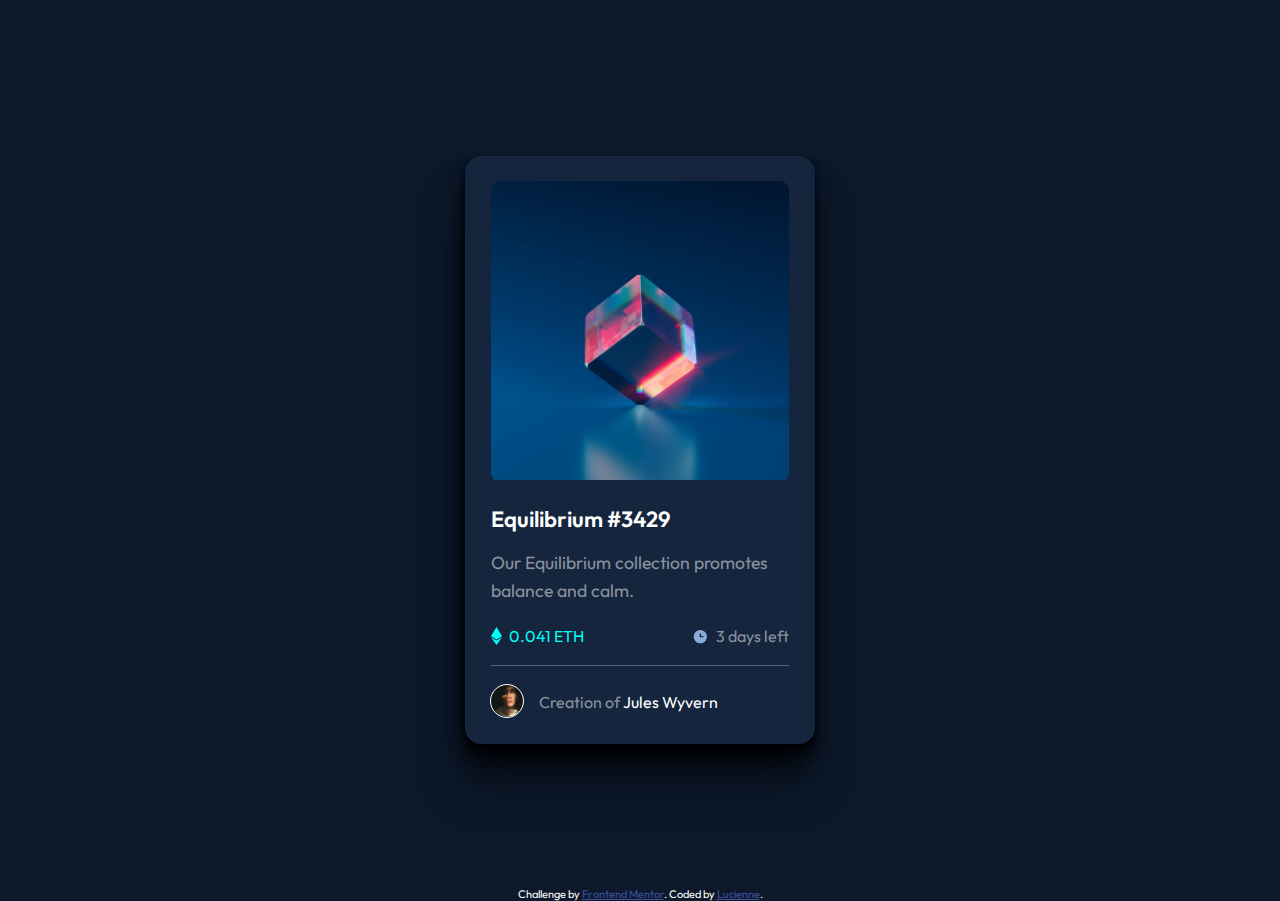
<file: nft-preview-card-component/index.html>
<!DOCTYPE html>
<html lang="en">
<head>
  <meta charset="UTF-8">
  <meta name="viewport" content="width=device-width, initial-scale=1.0"> <!-- displays site properly based on user's device -->

  <link rel="icon" type="image/png" sizes="32x32" href="./images/favicon-32x32.png">
  <link rel="stylesheet" href="./css/reset.css">
  <link rel="stylesheet" href="./css/style.css">
  <link rel="preconnect" href="https://fonts.googleapis.com">
<link rel="preconnect" href="https://fonts.gstatic.com" crossorigin>
<link href="https://fonts.googleapis.com/css2?family=Outfit:wght@100..900&display=swap" rel="stylesheet">
  <title>Frontend Mentor | NFT preview card component</title>

  <!-- Feel free to remove these styles or customise in your own stylesheet 👍 -->
  <style>
    .attribution { font-size: 11px; text-align: center; }
    .attribution a { color: hsl(228, 45%, 44%); }
  </style>
</head>
<body>

  <article class="card">
    <figure class="card__media">
      <div tabindex="0" class="card__image-wrapper">
        <img class="card__image" src="./images/image-equilibrium.jpg" alt="Equilibrium #3429" width="604" height="604">
        <div class="card__overlay">
          <img class="card__icon--view" aria-hidden="true" src="./images/icon-view.svg" alt="view icon" width="48" height="48">
        </div>
      </div>
      <figcaption class="card__caption">
        <a class="card__link" href="#">Equilibrium #3429</a></figcaption>
    </figure>
    <p class="card__intro">Our Equilibrium collection promotes balance and calm.</p>
    <div class="card__info">
      <div class="card__price">
        <img class="card__icon--ethereum" aria-hidden="true" src="./images/icon-ethereum.svg" alt="ethereum icon" width="11" height="18">
        0.041 ETH
      </div>
      <div class="card__date">
        <img class="card__icon--clock" aria-hidden="true" src="./images/icon-clock.svg" alt="clock icon" width="17" height="17">
        3 days left
      </div>
    </div>
    <hr class="card__separator">
    <footer class="card__footer">
      <div class="card__avatar">
        <img class="card__image" src="./images/image-avatar.png" alt="Jules Wyvern avatar" width="132" height="132">
      </div>
      <div class="card__creator">Creation of <a class="card__link" href="#">Jules Wyvern</a></div>
    </footer>
  </article>
  

  
  <div class="attribution">
    Challenge by <a href="https://www.frontendmentor.io?ref=challenge" target="_blank">Frontend Mentor</a>. 
    Coded by <a href="https://github.com/LucienneHuang/frontend-mentor-challenges">Lucienne</a>.
  </div>
</body>
</html>
</file>
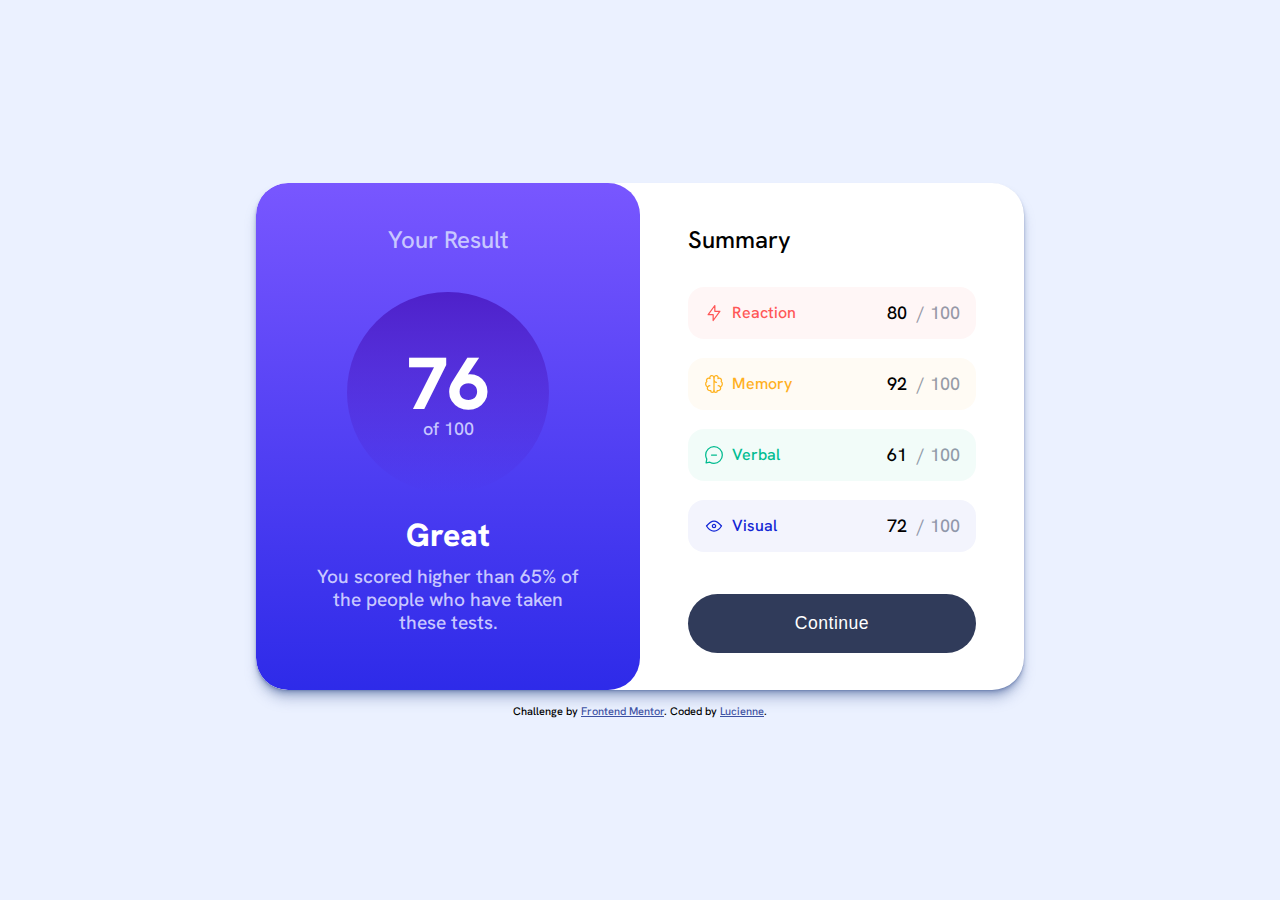
<file: results-summary-component/index.html>
<!DOCTYPE html>
<html lang="en">
<head>
  <meta charset="UTF-8">
  <meta name="viewport" content="width=device-width, initial-scale=1.0"> <!-- displays site properly based on user's device -->

  <link rel="icon" type="image/png" sizes="32x32" href="./assets/images/favicon-32x32.png">
  <link rel="stylesheet" href="./assets/css/reset.css">

  <link rel="stylesheet" href="./assets/css/style.css">
  <title>Frontend Mentor | Results summary component</title>

  <!-- Feel free to remove these styles or customise in your own stylesheet 👍 -->
  <style>
    .attribution { font-size: 11px; text-align: center; }
    .attribution a { color: hsl(228, 45%, 44%); }
  </style>
</head>
<body>
  <main>
    <article class="score-card">
      <section class="score-card__result">
        <h2 class="score-card__result-title">Your Result</h2>
        <div class="score-card__score">
          <div class="score-card__score-num"></div>
          <div class="score-card__score-total">of 100</div>
        </div>
        <div class="score-card__label">Great</div>
        <p class="score-card__desc">You scored higher than 65% of the people who have taken these tests.</p>
      </section>
      <section class="score-card__summary">
        <h2 class="score-card__summary-title">Summary</h2>
        <ul class="score-card__list">
          <!-- reaction -->
          <li class="score-card__item">
            <div class="score-card__item-meta">
              <img src="" alt="" class="score-card__icon">
              <span class="score-card__label"></span>
            </div>
            <div class="score-card__item-value">
              <span class="score-card__score-num"></span>
              <span class="score-card__score-total">&nbsp;&nbsp;/ 100</span>
            </div>
          </li>
          <!-- memory -->
          <li class="score-card__item">
            <div class="score-card__item-meta">
              <img src="" alt="" class="score-card__icon">
              <span class="score-card__label"></span>
            </div>
            <div class="score-card__item-value">
              <span class="score-card__score-num"></span>
              <span class="score-card__score-total">&nbsp;&nbsp;/ 100</span>
            </div>
          </li>
          <!-- verbal -->
          <li class="score-card__item">
            <div class="score-card__item-meta">
              <img src="" alt="" class="score-card__icon">
              <span class="score-card__label"></span>
            </div>
            <div class="score-card__item-value">
              <span class="score-card__score-num"></span>
              <span class="score-card__score-total">&nbsp;&nbsp;/ 100</span>
             </div>
          </li>
          <!-- visual -->
          <li class="score-card__item">
            <div class="score-card__item-meta">
              <img src="" alt="" class="score-card__icon">
              <span class="score-card__label"></span>
            </div>
            <div class="score-card__item-value">
              <span class="score-card__score-num"></span>
              <span class="score-card__score-total">&nbsp;&nbsp;/ 100</span>
            </div>
          </li>
        </ul>
        <button class="score-card__cta">Continue</button>
      </section>
    </article>
    <footer>
      <div class="attribution">
        Challenge by <a href="https://www.frontendmentor.io?ref=challenge" target="_blank">Frontend Mentor</a>. 
        Coded by <a href="https://www.frontendmentor.io/profile/LucienneHuang">Lucienne</a>.
      </div>
    </footer> 
  </main>
  <script>
    const renderData = async () => {
      try {
        const res = await fetch('./data.json')
        if(!res.ok) throw new Error('Network Response Error')
        const data = await res.json()
        const scoreItemEls = document.querySelectorAll('.score-card__item')
        scoreItemEls.forEach((element, index) => {
          const target = data[index]
          if(!target) return
          const iconEl = element.querySelector('.score-card__icon')
          iconEl.src = target.icon
          const categoryEl = element.querySelector('.score-card__label')
          categoryEl.innerText = target.category
          const scoreEl = element.querySelector('.score-card__score-num')
          scoreEl.innerText = target.score
        })
        const total = data.reduce((acc, current) => acc + current.score, 0)
        const avg = Math.round(total / data.length)
        const avgScoreEl = document.querySelector('.score-card__score .score-card__score-num')
        avgScoreEl.innerText = avg
      } catch (error) {
        console.error('Fetch Error: ', error)
      }
    }
    document.addEventListener('DOMContentLoaded', renderData)
  </script>
  

</body>
</html>
</file>
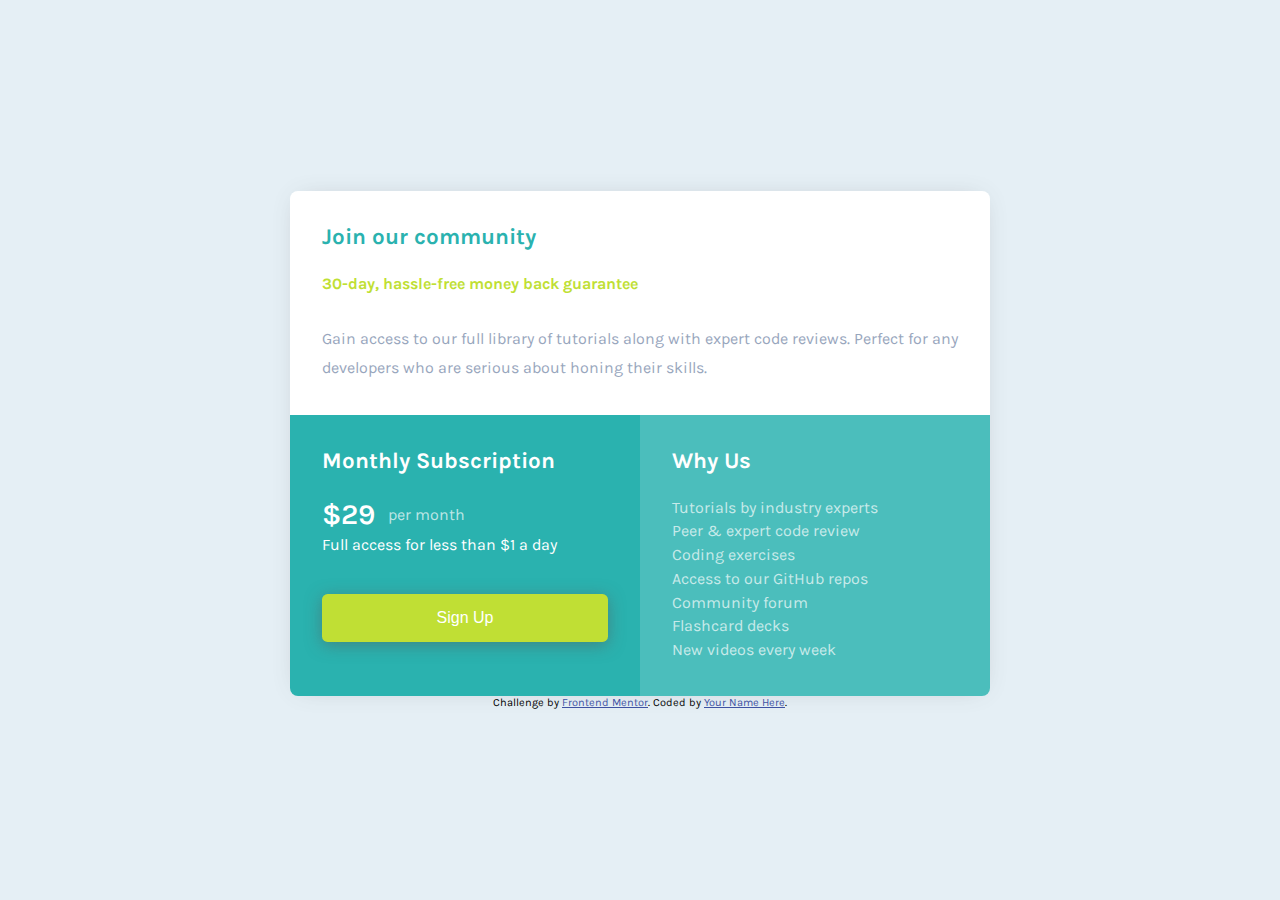
<file: single-price-grid-component/index.html>
<!DOCTYPE html>
<html lang="en">
<head>
  <meta charset="UTF-8">
  <meta name="viewport" content="width=device-width, initial-scale=1.0"> <!-- displays site properly based on user's device -->

  <link rel="icon" type="image/png" sizes="32x32" href="./images/favicon-32x32.png">
  <link rel="preconnect" href="https://fonts.googleapis.com">
  <link rel="preconnect" href="https://fonts.gstatic.com" crossorigin>
  <link href="https://fonts.googleapis.com/css2?family=Karla:ital,wght@0,200..800;1,200..800&display=swap" rel="stylesheet">
  <link rel="stylesheet" href="./style.css">
  <title>Frontend Mentor | Single Price Grid Component</title>

  <!-- Feel free to remove these styles or customise in your own stylesheet 👍 -->
  <style>
    .attribution { font-size: 11px; text-align: center; }
    .attribution a { color: hsl(228, 45%, 44%); }
  </style>
</head>
<body>
  <main>
    <section id="community" aria-describedby="community-title">
      <h2 id="community-title">Join our community</h2>
      <h3>30-day, hassle-free money back guarantee</h3>
      <p>Gain access to our full library of tutorials along with expert code reviews. 
          Perfect for any developers who are serious about honing their skills.</p>
    </section>
    <section id="subscription" aria-describedby="subscription-title">
        <h2 id="subscription-title">Monthly Subscription</h2>
        <div class="price" aria-label="$29 per month">
          <span class="num">
            &dollar;29
          </span>
          <span class="per">per month</span>
        </div>
        <p  id="subscription-desc">Full access for less than &dollar;1 a day</p>
        <button class="button" aria-describedby="subscription-desc">Sign Up</button>
    </section>
    <section id="why" aria-labelledby="why-title">
      <h2 id="why-title">Why Us</h2>
      <ul class="feature-list">
        <li>Tutorials by industry experts</li>
        <li>Peer &amp; expert code review</li>
        <li>Coding exercises</li>
        <li>Access to our GitHub repos</li>
        <li>Community forum</li>
        <li>Flashcard decks</li>
        <li>New videos every week</li>
      </ul>
    </section>
  </main>

  <footer>
    <p class="attribution">
      Challenge by <a href="https://www.frontendmentor.io?ref=challenge" target="_blank">Frontend Mentor</a>. 
      Coded by <a href="#">Your Name Here</a>.
    </p>
  </footer>
</body>
</html>
</file>
<file: nft-preview-card-component/css/style.css>
:root {
    /* Primary */
    --color-blue-500: hsl(215, 51%, 70%);
    --color-cyan-400: hsl(178, 100%, 50%);
    --color-cyan-400-50: hsla(178, 100%, 50%, 0.5);
    /* Neutral */
    --color-blue-950: hsl(217, 54%, 11%);
    --color-blue-900: hsl(216, 50%, 16%);
    --color-blue-800: hsl(215, 32%, 27%);
    --color-white: hsl(0, 0%, 100%);
    --color-white-30: hsla(0, 0%, 100%, 0.3);
    --color-white-50: hsla(0, 0%, 100%, 0.5);
    /* Typography */
    --font-family-base: 'Outfit', sans-serif;
    --font-size-body: 18px;
    --font-weight-light: 300;
    --font-weight-regular: 400;
    --font-weight-semibold: 600;
    --font-color-main: var(--color-white);
    /* background */
    --bg-main: var(--color-blue-950);
    --bg-card: var(--color-blue-900);
    /* width */
    --width-mobile: 330px;
    --width-desktop: 1100px;
    /* hover */
    --hover-color: var(--color-cyan-400);
    --hover-bg: var(--color-cyan-400-50);
    /* shadow */
    --shadow-color: 0deg 0% 0%;
    --shadow-elevation-high:
    0px 0.4px 0.4px hsl(var(--shadow-color) / 0.4),
    -0.2px 2.2px 2.4px -0.4px hsl(var(--shadow-color) / 0.39),
    -0.3px 4.2px 4.6px -0.8px hsl(var(--shadow-color) / 0.38),
    -0.6px 7.1px 7.7px -1.2px hsl(var(--shadow-color) / 0.37),
    -0.9px 11.6px 12.7px -1.6px hsl(var(--shadow-color) / 0.36),
    -1.5px 18.5px 20.2px -2px hsl(var(--shadow-color) / 0.35),
    -2.3px 28.4px 31px -2.4px hsl(var(--shadow-color) / 0.34),
    -3.4px 42.2px 46px -2.7px hsl(var(--shadow-color) / 0.34);
}

body {
    display: flex;
    flex-direction: column;
    justify-content: center;
    align-items: center;
    min-height: 100dvh;
    background-color: var(--bg-main);
    color: var(--font-color-main);
    font-family: var(--font-family-base);
}

.card {
    margin: 0 1.4rem;
    border-radius: 1rem;
    background-color: var(--bg-card);
    padding: 1.6rem;
    width: 100%;
    max-width: var(--width-mobile);
    box-shadow: var(--shadow-elevation-high);
}
.card__image-wrapper {
  position: relative;
  margin-bottom: 1.6rem;
  border-radius: .6rem;
  overflow: hidden;
  cursor: pointer;
}
.card__overlay {
    position: absolute;
    background-color: var(--hover-bg);
    inset: 0;
    display: flex;
    justify-content: center;
    align-items: center;
    opacity: 0;
    transition: opacity 0.5s ease;
}
.card__overlay:hover {
    opacity: 1;
}
.card__caption {
    font-size: 22px;
    font-weight: var(--font-weight-semibold);
}
.card__link, .card__link {
    color: var(--color-white);
    transition: color .5s ease;
}
.card__link:hover, .card__link:hover {
    color: var(--hover-color);
}
.card__intro{
    margin-top: 1.2rem;
    line-height: 1.6;
    color: var(--color-white-50);
}
.card__info{
    display: flex;
    justify-content: space-between;
    margin-top: .8rem;
}
.card__price, .card__date {
    display: flex;
    align-items: center;
}
.card__price {
    color: var(--color-cyan-400)
}
.card__date {
    color: var(--color-white-50);
}
.card__icon--ethereum, .card__icon--clock {
    margin-right: .45rem;
}
.card__separator {
    margin: 1rem 0;
    border: none;
    border-top: 1px solid var(--color-white-30);
}
.card__footer {
    display: flex;
    align-items: center;
}
.card__avatar {
    width: 2rem;
    margin-right: 1rem;
}

.card__avatar .card__image{
    border-radius: 50%;
    outline: 1px solid var(--color-white);
    overflow: hidden;
}

.card__avatar .card__image, .card__media .card__image {
    width: 100%;
    height: 100%;
    object-fit: fill;
}
.card__creator {
    color: var(--color-white-50);
}
.attribution {
    position: absolute;
    bottom: 0;
}
.attribution a {
    text-decoration: underline;
}

@media (min-width: 768px) {
    .card {
        max-width: 350px;
    }
    .card__intro {
        font-size: 1.1rem;
    }
    .card__info{
        margin-top: 1.4rem;
    }
    .card__separator{
        margin: 1.2rem 0;
    }
}
</file>
<file: results-summary-component/assets/css/style.css>
@font-face {
    font-family: 'Hanken Grotesk';
    src: url('../../fonts/hanken-grotesk-v11-latin-500.woff2');
    font-display: swap;
    font-weight: 500;
    font-style: normal;
}
@font-face {
    font-family: 'Hanken Grotesk';
    src: url('../../fonts/hanken-grotesk-v11-latin-700.woff2');
    font-display: swap;
    font-weight: 700;
    font-style: normal;
}
@font-face {
    font-family: 'Hanken Grotesk';
    src: url('../../fonts/hanken-grotesk-v11-latin-800.woff2');
    font-display: swap;
    font-weight: 800;
    font-style: normal;
}
:root {
    /* Primary */
    --color-light-red: hsl(0, 100%, 67%);
    --color-light-red-005: hsla(0, 100%, 67%, 0.05);
    --color-orangey-yellow: hsl(39, 100%, 56%);
    --color-orangey-yellow-005: hsla(39, 100%, 56%, 0.05);
    --color-green-teal: hsl(166, 100%, 37%);
    --color-green-teal-005: hsla(166, 100%, 37%, 0.05);
    --color-cobalt-blue: hsl(234, 85%, 45%);
    --color-cobalt-blue-005: hsla(234, 85%, 45%, 0.05);
    /* Gradients */
    --color-slate-blue: hsl(252, 100%, 67%);
    --color-royal-blue: hsl(241, 81%, 54%);
    --color-violet-blue: hsla(256, 72%, 46%, 1);
    --color-persian-blue: hsla(241, 72%, 46%, 0);
    /* Neutral */
    --color-white: hsl(0, 0%, 100%);
    --color-pale-blue: hsl(221, 100%, 96%);
    --color-light-lavender: hsl(241, 100%, 89%);
    --color-gray-blue: hsl(224, 30%, 27%);
    --color-gray-blue-05: hsl(224, 30%, 27%, 0.5);
    /* Typography */
    --font-family-base: 'Hanken Grotesk', sans-serif;
    --font-size-body: 18px;
    --font-weight-medium: 500;
    --font-weight-bold: 700;
    --font-weight-extrabold: 800;
    /* shadow */
    --shadow-color: 222deg 30% 52%;
    --shadow-elevation-medium:
        0px 0.5px 0.6px hsl(var(--shadow-color) / 0.34),
        0px 1.4px 1.6px -0.6px hsl(var(--shadow-color) / 0.35),
        0px 2.8px 3.2px -1.2px hsl(var(--shadow-color) / 0.36),
        0px 5.5px 6.3px -1.8px hsl(var(--shadow-color) / 0.37),
        0px 10.7px 12.3px -2.3px hsl(var(--shadow-color) / 0.38);
}
* {
    box-sizing: border-box;
}
body {
    font-family: "Hanken Grotesk", sans-serif;
    font-size: var(--font-size-body);
    font-weight: var(--font-weight-medium);
    min-height: 100dvh;
}
main {
    width: clamp(0px,100%, 768px);
}
.score-card{
    display: grid;
    grid-template-columns: 1fr;
    grid-template-rows: auto auto;
    background-color: var(--color-white);
    cursor: default;
    user-select: none;
}
.score-card__result {
    align-items: center;
    background: linear-gradient(180deg, var(--color-slate-blue), var(--color-royal-blue));
    border-bottom-left-radius: 2rem;
    border-bottom-right-radius: 2rem;
    color: var(--color-white);
    display: flex;
    flex-direction: column;
    padding: 1.6rem 1.6rem 1.8rem 1.6rem;
}
.score-card__result-title {
    color: var(--color-light-lavender);
}
.score-card__score {
    background: linear-gradient(180deg, var(--color-violet-blue), var(--color-persian-blue));
    border-radius: 999rem;
    display: grid;
    height: 9rem;
    margin-top: 1.6rem;
    place-content: center;
    width: 9rem;
}
.score-card__score .score-card__score-num, .score-card__score .score-card__score-total {
    padding-top: .6rem;
}
.score-card__score .score-card__score-num {
    font-size: clamp(3rem, 3.4rem + 6vw ,4.6rem);
    font-weight: var(--font-weight-extrabold);
}
.score-card__score .score-card__score-total {
    color: var(--color-light-lavender);
    text-align: center;
}
.score-card__result .score-card__label {
    font-size: clamp(1.5rem, 1rem + 5vw ,2rem);
    font-weight: var(--font-weight-extrabold);
    margin-top: 1.6rem;
}
.score-card__desc {
    color: var(--color-light-lavender);
    font-size: 1rem;
    line-height: 1.1;
    padding: .9rem 1.6rem;
    text-align: center;
}
.score-card__summary {
    padding: 0 2rem;
}
.score-card__summary-title {
    margin: 1.8rem 0;
}
.score-card__list {
    display: grid;
    gap: 1.2rem;
}
.score-card__item {
    display: flex;
    border-radius: 1rem;
    cursor: pointer;
    justify-content: space-between;
    padding: 1rem;
    transition: transform .3s ease;
    &:hover {
        transform: scale(1.1);
    }
    &:nth-child(1) {
        background-color: var(--color-light-red-005);
        & .score-card__label {
            color: var(--color-light-red);
        }
    }
    &:nth-child(2) {
        background-color: var(--color-orangey-yellow-005);
        & .score-card__label {
            color: var(--color-orangey-yellow);
        }
    }
    &:nth-child(3) {
        background-color: var(--color-green-teal-005);
        & .score-card__label {
            color: var(--color-green-teal);
        }
    }
    &:nth-child(4) {
        background-color: var(--color-cobalt-blue-005);
        & .score-card__label {
            color: var(--color-cobalt-blue);
        }
    }
}
.score-card__item-meta .score-card__icon {
    margin-right: .5rem;
}
.score-card__item-meta .score-card__label {
    font-size: 1rem;
}
.score-card__item .score-card__item-meta, .score-card__item .score-card__item-value {
    align-items: center;
    display: flex;
}
.score-card__item-value .score-card__score-total {
    color: var(--color-gray-blue-05);
}
.score-card__cta {
    background-color: var(--color-gray-blue);
    border: none;
    border-radius: 5rem;
    color: var(--color-white);
    cursor: pointer;
    font-size: 1.1rem;
    letter-spacing: .03rem;
    margin-top: 1.5rem;
    padding: 1.2rem 1rem;
    transition: background-color .3s ease, transform .3s ease;
    width: 100%;
    &:hover {
        background-color: var(--color-slate-blue);
    }
    &:active {
        transform: translateY(2px);
    }
    &:focus {
        outline: 3px dashed var(--color-light-lavender);
    }
}
@media (min-width: 768px) {
    body {
        display: flex;
        justify-content: center;
        align-items: center;
        background-color: var(--color-pale-blue);
    }
    .score-card {
        grid-template-columns: 1fr 1fr;
        grid-template-rows: auto;
        border-radius: 2rem;
        overflow: hidden;
        box-shadow: var(--shadow-elevation-medium);
    }
    .score-card__score{
        margin-top: 2.5rem;
        width: 12.6rem;
        height: 12.6rem;
    }
    .score-card__result {
        border-top-left-radius: 2rem;
        border-top-right-radius: 2rem;
    }
    .score-card__score .score-card__score-num, .score-card__score .score-card__score-total {
        padding-top: 0;
    }
    .score-card__result-title {
        font-size: 1.5rem;
        margin-top: 1.2rem;
    }
    .score-card__desc {
        font-size: 1.2rem;
        line-height: 1.2;
        margin-bottom: .8rem;
    }
    .score-card__summary{
        padding: 0 3rem;
    }
    .score-card__summary-title {
        font-size: 1.5rem;
        margin: 2.8rem 0 2.2rem 0;
    }
    .score-card__cta {
        margin-top: 2.6rem;
    }
}
footer {
    margin-top: 1rem;
}
</file>
<file: single-price-grid-component/style.css>
* {
    box-sizing: border-box;
    margin: 0;
    padding: 0;
}
:root {
    --teal-500: hsl(179, 62%, 43%);
    --green-400: hsl(71, 73%, 54%);
    --green-400-hover: hsl(71, 73%, 48%);;
    --teal-100: hsl(204, 43%, 93%);
    --teal-300: hsl(179, 47%, 52%);
    --gray-500: hsl(218, 22%, 67%);
    --gray-100: hsla(0, 0%, 100%, 0.7);
    --white: #ffffff;
}
body {
    align-items: center;
    background-color: var(--teal-100);
    display: flex;
    flex-direction: column;
    font-family: "Karla", sans-serif;
    font-size: 16px;
    justify-content: center;
    min-height: 100dvh;
    cursor:default;
}

main {
    box-shadow: 0px 0px 24px -10px rgba(87, 87, 87, 0.3);
    border-radius: .5rem;
    display: grid;
    overflow: hidden;
    max-width: 700px;
    margin: 3rem 2rem;
}
section {
    padding: 1.4rem;
}
h2 {
    font-size: 1.4rem;
    margin-bottom: 1.5rem;
}
h3 {
    font-size: 1rem;
}
/* community */
#community {
    background-color: var(--white);
}
#community-title {
    color: var(--teal-500);

}
#community h3 {
    color: var(--green-400);
    margin-bottom: 2rem;
}
#community p {
    color: var(--gray-500);
    line-height: 1.8;
}
/* subscription */
#subscription {
    background-color: var(--teal-500);
    color: var(--white);
}

.price {
    align-items: center;
    color: var(--gray-100);
    display: flex;
    margin-bottom: .3rem;
}
.price .num {
    color: var(--white);
    font-weight: 600;
    font-size: 1.8rem;
    margin-right: .8rem;
}

#subscription p {
    margin-bottom: 1.5rem;
}
.button {
    background-color: var(--green-400);
    border: none;
    border-radius: .35rem;
    box-shadow: 0px 3px 16px 0px rgba(87, 87, 87, 0.5);
    color: var(--white);
    cursor: pointer;
    display: block;
    font-size: 1rem;
    height: 3rem;
    margin-bottom: .5rem;
    transition: background-color 0.2s ease, transform 0.2s ease;
    width: 100%;
}
.button:hover {
    background-color: var(--green-400-hover);
}

.button:focus {
    outline: 3px solid var(--white);
    outline-offset: 2px;
}

.button:active {
    transform: translateY(1px);
}
#why {
    background-color: var(--teal-300);
    color: var(--white);
}
#why p {
    line-height: 1.4;
    color: var(--gray-100);

}
.feature-list {
    list-style: none;
}
.feature-list li {
    color: var(--gray-100);
    margin-bottom: .3rem;
}
@media (min-width: 768px ) {
    main {
        grid-template-columns: 1fr 1fr;
        grid-template-rows: auto auto;
        margin: 0;
    }
    section {
        padding: 2rem;
    }
    #community {
        grid-column: 1 / 3;
    }
    #subscription p {
        margin-bottom: 2.5rem;
    }
}
</file>
